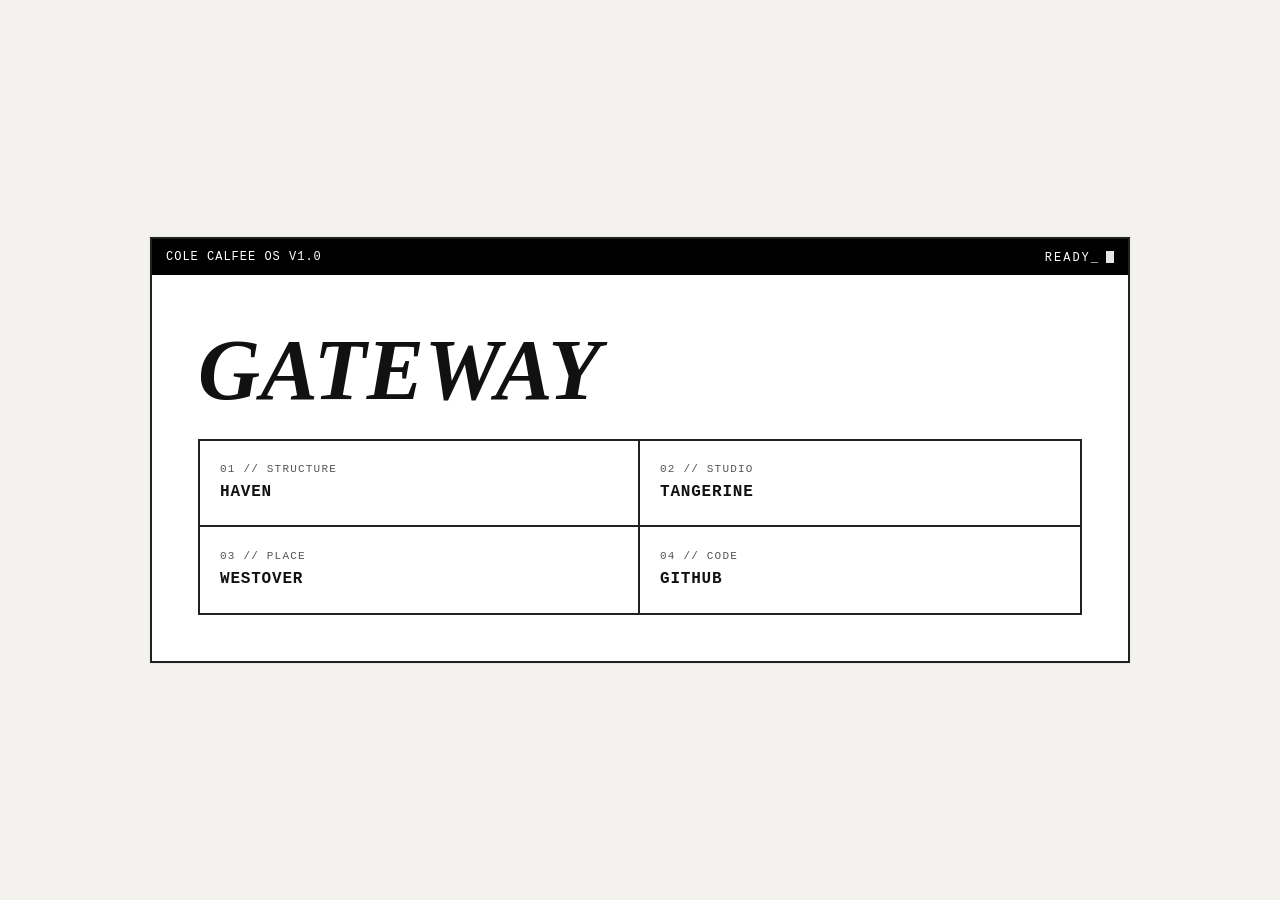
<file: index.html>
<!doctype html>
<html lang="en">
<head>
  <meta charset="utf-8" />
  <meta name="viewport" content="width=device-width, initial-scale=1" />
  <title>COLE CALFEE — GATEWAY</title>
  <style>
    :root{
      --bg:#f4f2ee;
      --ink:#111;
      --muted:#555;
      --line:#222;
      --bar:#000;
      --paper:#fff;
    }

    *{ box-sizing:border-box; }
    html,body{ height:100%; }
    body{
      margin:0;
      background:var(--bg);
      color:var(--ink);
      font-family: ui-monospace, SFMono-Regular, Menlo, Monaco, Consolas, "Liberation Mono", "Courier New", monospace;
      letter-spacing: .2px;
    }

    .wrap{
      min-height:100%;
      display:grid;
      place-items:center;
      padding: clamp(18px, 4vw, 44px);
    }

    .panel{
      width: min(980px, 100%);
      background: var(--paper);
      border: 2px solid var(--line);
      box-shadow: 0 0 0 1px rgba(0,0,0,.04);
    }

    .topbar{
      height: 36px;
      background: var(--bar);
      color:#fff;
      display:flex;
      align-items:center;
      justify-content:space-between;
      padding: 0 14px;
      font-size: 12px;
      text-transform: uppercase;
      letter-spacing: 1px;
    }

    .topbar .right{
      letter-spacing: 2px;
    }

    .content{
      padding: clamp(22px, 4vw, 46px);
    }

    .gateway{
      margin: 6px 0 26px 0;
      font-family: Georgia, "Times New Roman", Times, serif;
      font-style: italic;
      font-weight: 600;
      font-size: clamp(44px, 7vw, 86px);
      letter-spacing: .5px;
      line-height: 1;
    }

    .gridbox{
      border: 2px solid var(--line);
      display:grid;
      grid-template-columns: 1fr 1fr;
    }

    .cell{
      padding: 18px 20px;
      min-height: 86px;
      display:flex;
      flex-direction:column;
      justify-content:center;
      gap: 8px;
      position:relative;
    }

    .cell:nth-child(1),
    .cell:nth-child(2){ border-bottom: 2px solid var(--line); }
    .cell:nth-child(1),
    .cell:nth-child(3){ border-right: 2px solid var(--line); }

    .meta{
      font-size: 11px;
      color: var(--muted);
      text-transform: uppercase;
      letter-spacing: 1.2px;
    }

    .link{
      display:inline-flex;
      align-items:baseline;
      gap: 10px;
      text-decoration:none;
      color: var(--ink);
      font-weight: 700;
      letter-spacing: .8px;
      text-transform: uppercase;
      font-size: 16px;
      width: fit-content;
      border-bottom: 1px solid transparent;
      padding-bottom: 2px;
    }

    .link:focus-visible{
      outline: 2px solid #000;
      outline-offset: 4px;
    }

    /* Hover/active: invert the tile slightly, underline the label */
    .cell:hover{
      background:#f1efe9;
    }
    .cell:hover .link{
      border-bottom-color: var(--ink);
    }

    /* Make entire cell clickable */
    .cell > a.hit{
      position:absolute;
      inset:0;
      border:0;
      text-decoration:none;
      color:inherit;
    }
    .cell > a.hit:focus-visible{
      outline: 2px solid #000;
      outline-offset: -2px;
    }

    /* Responsive: stack into one column on small screens */
    @media (max-width: 640px){
      .gridbox{
        grid-template-columns: 1fr;
      }
      .cell:nth-child(1),
      .cell:nth-child(2),
      .cell:nth-child(3){
        border-right: none;
      }
      .cell:nth-child(1),
      .cell:nth-child(2),
      .cell:nth-child(3){
        border-bottom: 2px solid var(--line);
      }
      .cell:nth-child(4){
        border-bottom: none;
      }
    }

    /* Optional subtle “terminal” cursor vibe on READY_ */
    .cursor{
      display:inline-block;
      width: 8px;
      height: 12px;
      background:#fff;
      margin-left:6px;
      transform: translateY(2px);
      animation: blink 1s steps(1,end) infinite;
      opacity:.9;
    }
    @keyframes blink{ 50%{ opacity:0; } }
  </style>
</head>

<body>
  <main class="wrap">
    <section class="panel" aria-label="Cole Calfee Gateway">
      <div class="topbar">
        <div>COLE CALFEE OS v1.0</div>
        <div class="right">READY_<span class="cursor" aria-hidden="true"></span></div>
      </div>

      <div class="content">
        <h1 class="gateway">GATEWAY</h1>

        <div class="gridbox" role="navigation" aria-label="Primary links">
          <!-- 01 -->
          <div class="cell">
            <a class="hit" href="/haven" aria-label="Go to Haven"></a>
            <div class="meta">01 // STRUCTURE</div>
            <a class="link" href="/haven">HAVEN</a>
          </div>

          <!-- 02 -->
          <div class="cell">
            <a class="hit" href="/tangerine" aria-label="Go to Tangerine"></a>
            <div class="meta">02 // STUDIO</div>
            <a class="link" href="/tangerine">TANGERINE</a>
          </div>

          <!-- 03 -->
          <div class="cell">
            <a class="hit" href="/westover" aria-label="Go to Westover"></a>
            <div class="meta">03 // PLACE</div>
            <a class="link" href="/westover">WESTOVER</a>
          </div>

          <!-- 04 -->
          <div class="cell">
            <a class="hit" href="https://github.com/" target="_blank" rel="noreferrer" aria-label="Go to GitHub"></a>
            <div class="meta">04 // CODE</div>
            <a class="link" href="https://github.com/" target="_blank" rel="noreferrer">GITHUB</a>
          </div>
        </div>
      </div>
    </section>
  </main>

  <!--
    NOTES:
    - Update these hrefs to your real destinations:
      /haven, /tangerine, /westover, and your GitHub profile URL.
  -->
</body>
</html>
</file>
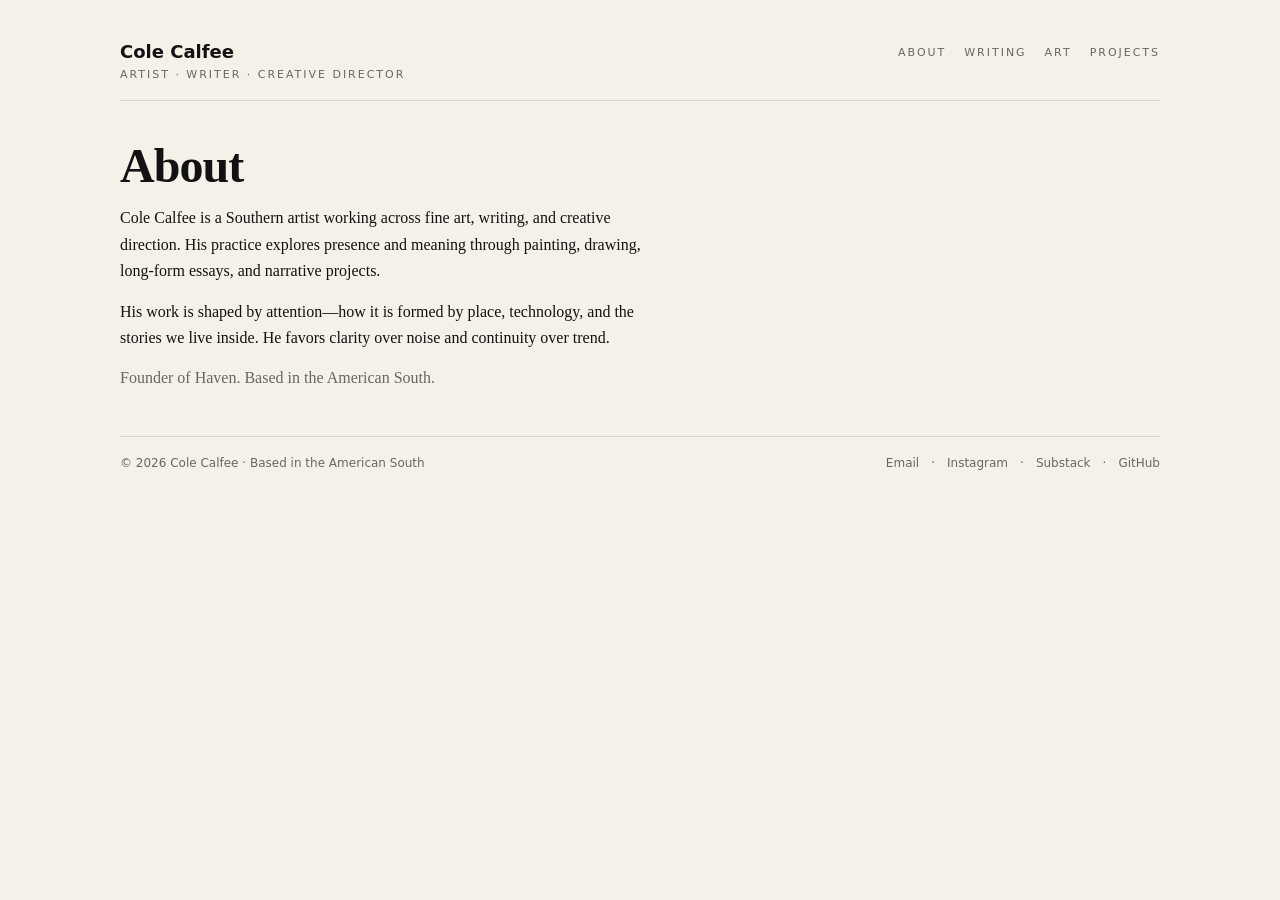
<file: about/index.html>
<!doctype html>
<html lang="en">
<head>
  <meta charset="utf-8" />
  <meta name="viewport" content="width=device-width,initial-scale=1" />
  <title>About — Cole Calfee</title>
  <meta name="description" content="About Cole Calfee." />
  <meta name="robots" content="index,follow" />
  <meta name="theme-color" content="#f6f1e8" />

  <style>
    :root{
      --bg:#f6f1e8; --ink:#121212; --muted:rgba(18,18,18,.62); --hair:rgba(18,18,18,.12);
      --max:66ch;
    }
    *{box-sizing:border-box}
    body{
      margin:0; background:var(--bg); color:var(--ink);
      font:16px/1.65 ui-serif, Georgia, "Times New Roman", Times, serif;
      -webkit-font-smoothing:antialiased; text-rendering:optimizeLegibility;
    }
    a{color:inherit;text-decoration:none}
    a:hover{opacity:.82}
    .wrap{min-height:100%;display:flex;justify-content:center;padding:42px 20px 64px}
    main{width:min(1040px,100%)}

    .top{
      display:flex;align-items:flex-start;justify-content:space-between;gap:20px;
      padding-bottom:18px;border-bottom:1px solid var(--hair);
    }
    .brand{display:flex;flex-direction:column;gap:6px}
    .name{font:600 18px/1.1 ui-sans-serif,system-ui,-apple-system,Segoe UI,Roboto,Helvetica,Arial}
    .role{
      font:500 11px/1.3 ui-sans-serif,system-ui,-apple-system,Segoe UI,Roboto,Helvetica,Arial;
      letter-spacing:.18em;text-transform:uppercase;color:var(--muted);
    }
    .nav{
      display:flex;gap:18px;flex-wrap:wrap;
      font:500 11px/1.3 ui-sans-serif,system-ui,-apple-system,Segoe UI,Roboto,Helvetica,Arial;
      letter-spacing:.18em;text-transform:uppercase;color:var(--muted);padding-top:4px;
    }

    h1{
      margin:40px 0 14px;
      font:650 48px/1.05 ui-serif, Georgia, "Times New Roman", Times, serif;
      letter-spacing:-.02em;
    }
    p{max-width:var(--max);margin:0 0 14px}
    .muted{color:var(--muted)}

    .foot{
      margin-top:44px;padding-top:18px;border-top:1px solid var(--hair);
      display:flex;justify-content:space-between;gap:18px;flex-wrap:wrap;
      color:var(--muted);
      font:500 12px/1.4 ui-sans-serif,system-ui,-apple-system,Segoe UI,Roboto,Helvetica,Arial;
    }
    .foot-links{display:flex;gap:12px;flex-wrap:wrap}
  </style>
</head>

<body>
  <div class="wrap">
    <main>
      <header class="top">
        <div class="brand">
          <div class="name"><a href="/">Cole Calfee</a></div>
          <div class="role">Artist · Writer · Creative Director</div>
        </div>
        <nav class="nav" aria-label="Primary">
          <a href="/about/">About</a>
          <a href="/writing/">Writing</a>
          <a href="/art/">Art</a>
          <a href="/projects/">Projects</a>
        </nav>
      </header>

      <h1>About</h1>

      <p>
        Cole Calfee is a Southern artist working across fine art, writing, and creative direction.
        His practice explores presence and meaning through painting, drawing, long-form essays,
        and narrative projects.
      </p>

      <p>
        His work is shaped by attention—how it is formed by place, technology, and the stories we
        live inside. He favors clarity over noise and continuity over trend.
      </p>

      <p class="muted">
        Founder of Haven. Based in the American South.
      </p>

      <footer class="foot">
        <div>© <span id="y"></span> Cole Calfee · Based in the American South</div>
        <div class="foot-links">
          <a href="mailto:hello@coldcoffee.com">Email</a>
          <span>·</span>
          <a href="https://instagram.com/colecalfee" target="_blank" rel="noreferrer">Instagram</a>
          <span>·</span>
          <a href="https://substack.com/@colecalfee" target="_blank" rel="noreferrer">Substack</a>
          <span>·</span>
          <a href="https://github.com/colecalfee" target="_blank" rel="noreferrer">GitHub</a>
        </div>
      </footer>
    </main>
  </div>

  <script>
    document.getElementById("y").textContent = new Date().getFullYear();
  </script>
</body>
</html>
</file>
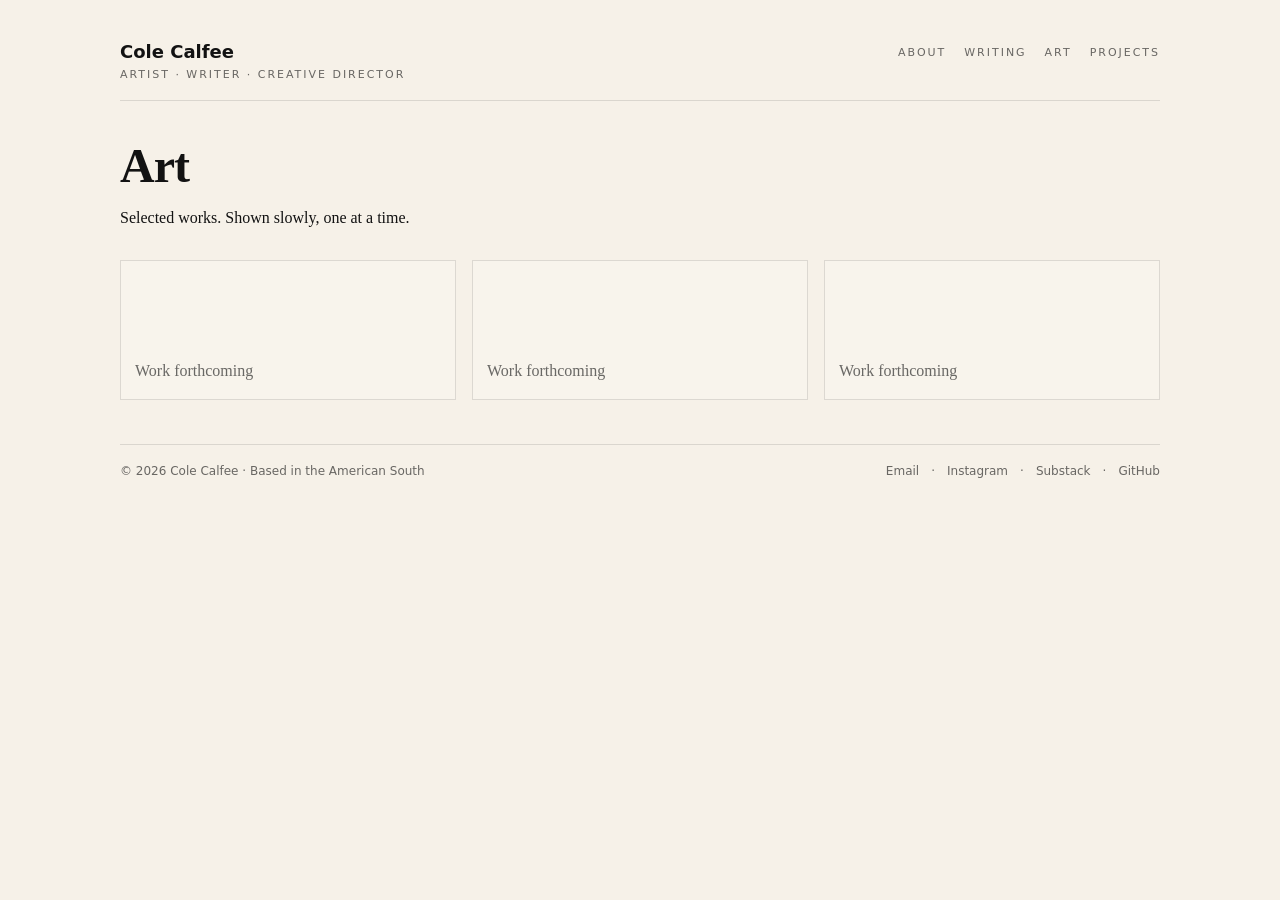
<file: art/index.html>
<!doctype html>
<html lang="en">
<head>
  <meta charset="utf-8" />
  <meta name="viewport" content="width=device-width,initial-scale=1" />
  <title>Art — Cole Calfee</title>
  <meta name="description" content="Art by Cole Calfee." />
  <meta name="robots" content="index,follow" />
  <meta name="theme-color" content="#f6f1e8" />

  <style>
    :root{
      --bg:#f6f1e8; --ink:#121212; --muted:rgba(18,18,18,.62); --hair:rgba(18,18,18,.12);
      --max:66ch;
    }
    *{box-sizing:border-box}
    body{
      margin:0; background:var(--bg); color:var(--ink);
      font:16px/1.65 ui-serif, Georgia, "Times New Roman", Times, serif;
      -webkit-font-smoothing:antialiased; text-rendering:optimizeLegibility;
    }
    a{color:inherit;text-decoration:none}
    a:hover{opacity:.82}
    .wrap{min-height:100%;display:flex;justify-content:center;padding:42px 20px 64px}
    main{width:min(1040px,100%)}

    .top{
      display:flex;align-items:flex-start;justify-content:space-between;gap:20px;
      padding-bottom:18px;border-bottom:1px solid var(--hair);
    }
    .brand{display:flex;flex-direction:column;gap:6px}
    .name{font:600 18px/1.1 ui-sans-serif,system-ui,-apple-system,Segoe UI,Roboto,Helvetica,Arial}
    .role{
      font:500 11px/1.3 ui-sans-serif,system-ui,-apple-system,Segoe UI,Roboto,Helvetica,Arial;
      letter-spacing:.18em;text-transform:uppercase;color:var(--muted);
    }
    .nav{
      display:flex;gap:18px;flex-wrap:wrap;
      font:500 11px/1.3 ui-sans-serif,system-ui,-apple-system,Segoe UI,Roboto,Helvetica,Arial;
      letter-spacing:.18em;text-transform:uppercase;color:var(--muted);padding-top:4px;
    }

    h1{
      margin:40px 0 14px;
      font:650 48px/1.05 ui-serif, Georgia, "Times New Roman", Times, serif;
      letter-spacing:-.02em;
    }
    p{max-width:var(--max);margin:0 0 14px}
    .muted{color:var(--muted)}

    .grid{
      margin-top:28px;
      display:grid;
      grid-template-columns:repeat(auto-fit,minmax(240px,1fr));
      gap:16px;
    }
    .tile{
      border:1px solid var(--hair);
      padding:14px;
      min-height:140px;
      display:flex;
      align-items:flex-end;
      color:var(--muted);
      background:rgba(255,255,255,.18);
    }

    .foot{
      margin-top:44px;padding-top:18px;border-top:1px solid var(--hair);
      display:flex;justify-content:space-between;gap:18px;flex-wrap:wrap;
      color:var(--muted);
      font:500 12px/1.4 ui-sans-serif,system-ui,-apple-system,Segoe UI,Roboto,Helvetica,Arial;
    }
    .foot-links{display:flex;gap:12px;flex-wrap:wrap}
  </style>
</head>

<body>
  <div class="wrap">
    <main>
      <header class="top">
        <div class="brand">
          <div class="name"><a href="/">Cole Calfee</a></div>
          <div class="role">Artist · Writer · Creative Director</div>
        </div>
        <nav class="nav" aria-label="Primary">
          <a href="/about/">About</a>
          <a href="/writing/">Writing</a>
          <a href="/art/">Art</a>
          <a href="/projects/">Projects</a>
        </nav>
      </header>

      <h1>Art</h1>

      <p>
        Selected works. Shown slowly, one at a time.
      </p>

      <div class="grid">
        <div class="tile">Work forthcoming</div>
        <div class="tile">Work forthcoming</div>
        <div class="tile">Work forthcoming</div>
      </div>

      <footer class="foot">
        <div>© <span id="y"></span> Cole Calfee · Based in the American South</div>
        <div class="foot-links">
          <a href="mailto:hello@coldcoffee.com">Email</a>
          <span>·</span>
          <a href="https://instagram.com/colecalfee" target="_blank" rel="noreferrer">Instagram</a>
          <span>·</span>
          <a href="https://substack.com/@colecalfee" target="_blank" rel="noreferrer">Substack</a>
          <span>·</span>
          <a href="https://github.com/colecalfee" target="_blank" rel="noreferrer">GitHub</a>
        </div>
      </footer>
    </main>
  </div>

  <script>
    document.getElementById("y").textContent = new Date().getFullYear();
  </script>
</body>
</html>
</file>
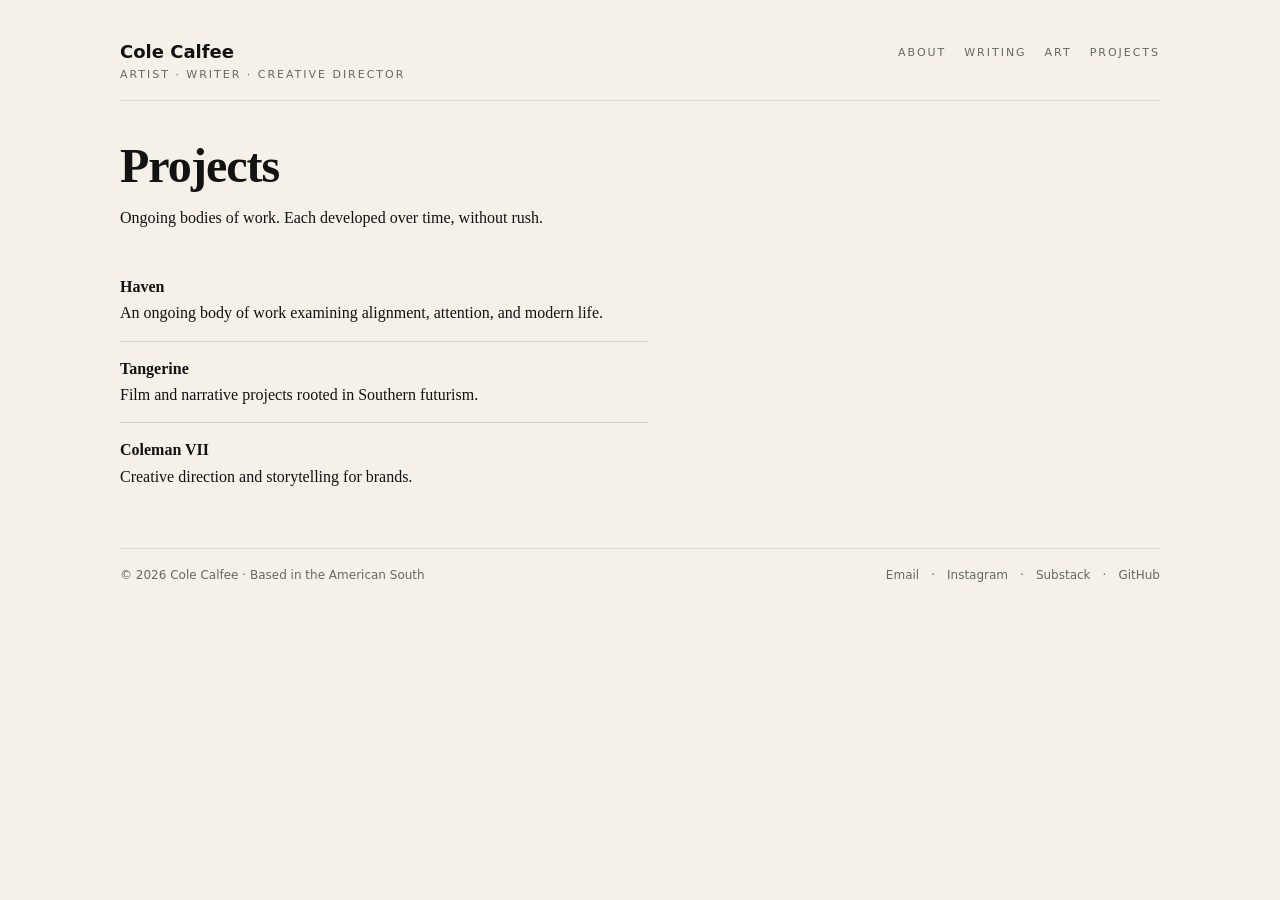
<file: projects/index.html>
<!doctype html>
<html lang="en">
<head>
  <meta charset="utf-8" />
  <meta name="viewport" content="width=device-width,initial-scale=1" />
  <title>Projects — Cole Calfee</title>
  <meta name="description" content="Projects by Cole Calfee." />
  <meta name="robots" content="index,follow" />
  <meta name="theme-color" content="#f6f1e8" />

  <style>
    :root{
      --bg:#f6f1e8; --ink:#121212; --muted:rgba(18,18,18,.62); --hair:rgba(18,18,18,.12);
      --max:66ch;
    }
    *{box-sizing:border-box}
    body{
      margin:0; background:var(--bg); color:var(--ink);
      font:16px/1.65 ui-serif, Georgia, "Times New Roman", Times, serif;
      -webkit-font-smoothing:antialiased; text-rendering:optimizeLegibility;
    }
    a{color:inherit;text-decoration:none}
    a:hover{opacity:.82}
    .wrap{min-height:100%;display:flex;justify-content:center;padding:42px 20px 64px}
    main{width:min(1040px,100%)}

    .top{
      display:flex;align-items:flex-start;justify-content:space-between;gap:20px;
      padding-bottom:18px;border-bottom:1px solid var(--hair);
    }
    .brand{display:flex;flex-direction:column;gap:6px}
    .name{font:600 18px/1.1 ui-sans-serif,system-ui,-apple-system,Segoe UI,Roboto,Helvetica,Arial}
    .role{
      font:500 11px/1.3 ui-sans-serif,system-ui,-apple-system,Segoe UI,Roboto,Helvetica,Arial;
      letter-spacing:.18em;text-transform:uppercase;color:var(--muted);
    }
    .nav{
      display:flex;gap:18px;flex-wrap:wrap;
      font:500 11px/1.3 ui-sans-serif,system-ui,-apple-system,Segoe UI,Roboto,Helvetica,Arial;
      letter-spacing:.18em;text-transform:uppercase;color:var(--muted);padding-top:4px;
    }

    h1{
      margin:40px 0 14px;
      font:650 48px/1.05 ui-serif, Georgia, "Times New Roman", Times, serif;
      letter-spacing:-.02em;
    }
    p{max-width:var(--max);margin:0 0 14px}
    .muted{color:var(--muted)}

    .list{
      margin-top:28px;
      max-width:var(--max);
    }
    .item{
      padding:14px 0;
      border-bottom:1px solid var(--hair);
    }
    .item:last-child{border-bottom:0}
    .item strong{display:block;font-weight:600}

    .foot{
      margin-top:44px;padding-top:18px;border-top:1px solid var(--hair);
      display:flex;justify-content:space-between;gap:18px;flex-wrap:wrap;
      color:var(--muted);
      font:500 12px/1.4 ui-sans-serif,system-ui,-apple-system,Segoe UI,Roboto,Helvetica,Arial;
    }
    .foot-links{display:flex;gap:12px;flex-wrap:wrap}
  </style>
</head>

<body>
  <div class="wrap">
    <main>
      <header class="top">
        <div class="brand">
          <div class="name"><a href="/">Cole Calfee</a></div>
          <div class="role">Artist · Writer · Creative Director</div>
        </div>
        <nav class="nav" aria-label="Primary">
          <a href="/about/">About</a>
          <a href="/writing/">Writing</a>
          <a href="/art/">Art</a>
          <a href="/projects/">Projects</a>
        </nav>
      </header>

      <h1>Projects</h1>

      <p>
        Ongoing bodies of work. Each developed over time, without rush.
      </p>

      <div class="list">
        <div class="item">
          <strong>Haven</strong>
          An ongoing body of work examining alignment, attention, and modern life.
        </div>
        <div class="item">
          <strong>Tangerine</strong>
          Film and narrative projects rooted in Southern futurism.
        </div>
        <div class="item">
          <strong>Coleman VII</strong>
          Creative direction and storytelling for brands.
        </div>
      </div>

      <footer class="foot">
        <div>© <span id="y"></span> Cole Calfee · Based in the American South</div>
        <div class="foot-links">
          <a href="mailto:hello@coldcoffee.com">Email</a>
          <span>·</span>
          <a href="https://instagram.com/colecalfee" target="_blank" rel="noreferrer">Instagram</a>
          <span>·</span>
          <a href="https://substack.com/@colecalfee" target="_blank" rel="noreferrer">Substack</a>
          <span>·</span>
          <a href="https://github.com/colecalfee" target="_blank" rel="noreferrer">GitHub</a>
        </div>
      </footer>
    </main>
  </div>

  <script>
    document.getElementById("y").textContent = new Date().getFullYear();
  </script>
</body>
</html>
</file>
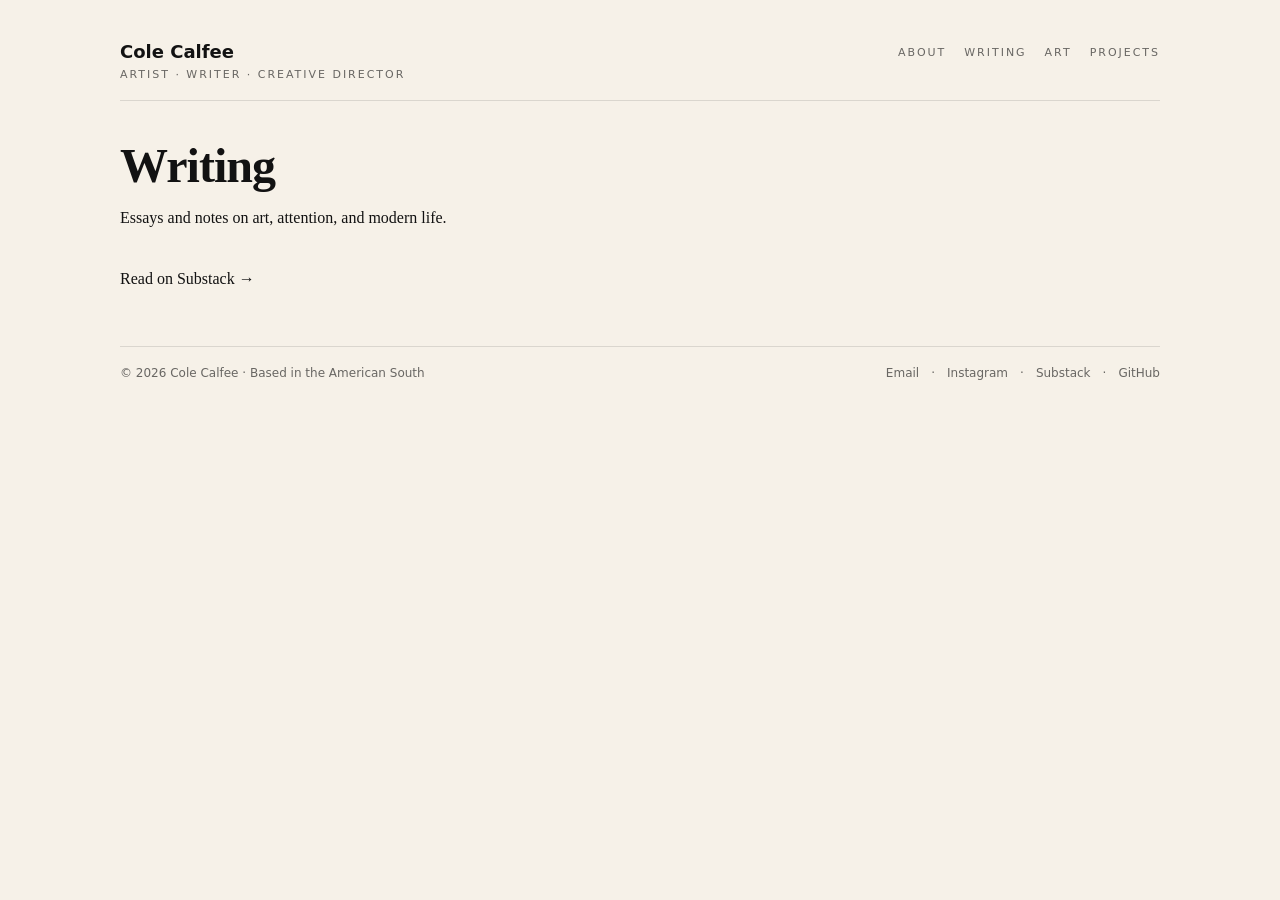
<file: writing/index.html>
<!doctype html>
<html lang="en">
<head>
  <meta charset="utf-8" />
  <meta name="viewport" content="width=device-width,initial-scale=1" />
  <title>Writing — Cole Calfee</title>
  <meta name="description" content="Writing by Cole Calfee." />
  <meta name="robots" content="index,follow" />
  <meta name="theme-color" content="#f6f1e8" />

  <style>
    :root{
      --bg:#f6f1e8; --ink:#121212; --muted:rgba(18,18,18,.62); --hair:rgba(18,18,18,.12);
      --max:66ch;
    }
    *{box-sizing:border-box}
    body{
      margin:0; background:var(--bg); color:var(--ink);
      font:16px/1.65 ui-serif, Georgia, "Times New Roman", Times, serif;
      -webkit-font-smoothing:antialiased; text-rendering:optimizeLegibility;
    }
    a{color:inherit;text-decoration:none}
    a:hover{opacity:.82}
    .wrap{min-height:100%;display:flex;justify-content:center;padding:42px 20px 64px}
    main{width:min(1040px,100%)}

    .top{
      display:flex;align-items:flex-start;justify-content:space-between;gap:20px;
      padding-bottom:18px;border-bottom:1px solid var(--hair);
    }
    .brand{display:flex;flex-direction:column;gap:6px}
    .name{font:600 18px/1.1 ui-sans-serif,system-ui,-apple-system,Segoe UI,Roboto,Helvetica,Arial}
    .role{
      font:500 11px/1.3 ui-sans-serif,system-ui,-apple-system,Segoe UI,Roboto,Helvetica,Arial;
      letter-spacing:.18em;text-transform:uppercase;color:var(--muted);
    }
    .nav{
      display:flex;gap:18px;flex-wrap:wrap;
      font:500 11px/1.3 ui-sans-serif,system-ui,-apple-system,Segoe UI,Roboto,Helvetica,Arial;
      letter-spacing:.18em;text-transform:uppercase;color:var(--muted);padding-top:4px;
    }

    h1{
      margin:40px 0 14px;
      font:650 48px/1.05 ui-serif, Georgia, "Times New Roman", Times, serif;
      letter-spacing:-.02em;
    }
    p{max-width:var(--max);margin:0 0 14px}
    .muted{color:var(--muted)}

    .list{margin-top:24px;max-width:var(--max)}
    .list a{display:block;padding:10px 0;border-bottom:1px solid var(--hair)}
    .list a:last-child{border-bottom:0}

    .foot{
      margin-top:44px;padding-top:18px;border-top:1px solid var(--hair);
      display:flex;justify-content:space-between;gap:18px;flex-wrap:wrap;
      color:var(--muted);
      font:500 12px/1.4 ui-sans-serif,system-ui,-apple-system,Segoe UI,Roboto,Helvetica,Arial;
    }
    .foot-links{display:flex;gap:12px;flex-wrap:wrap}
  </style>
</head>

<body>
  <div class="wrap">
    <main>
      <header class="top">
        <div class="brand">
          <div class="name"><a href="/">Cole Calfee</a></div>
          <div class="role">Artist · Writer · Creative Director</div>
        </div>
        <nav class="nav" aria-label="Primary">
          <a href="/about/">About</a>
          <a href="/writing/">Writing</a>
          <a href="/art/">Art</a>
          <a href="/projects/">Projects</a>
        </nav>
      </header>

      <h1>Writing</h1>

      <p>
        Essays and notes on art, attention, and modern life.
      </p>

      <div class="list">
        <a href="https://substack.com/@colecalfee" target="_blank" rel="noreferrer">
          Read on Substack →
        </a>
      </div>

      <footer class="foot">
        <div>© <span id="y"></span> Cole Calfee · Based in the American South</div>
        <div class="foot-links">
          <a href="mailto:hello@coldcoffee.com">Email</a>
          <span>·</span>
          <a href="https://instagram.com/colecalfee" target="_blank" rel="noreferrer">Instagram</a>
          <span>·</span>
          <a href="https://substack.com/@colecalfee" target="_blank" rel="noreferrer">Substack</a>
          <span>·</span>
          <a href="https://github.com/colecalfee" target="_blank" rel="noreferrer">GitHub</a>
        </div>
      </footer>
    </main>
  </div>

  <script>
    document.getElementById("y").textContent = new Date().getFullYear();
  </script>
</body>
</html>
</file>
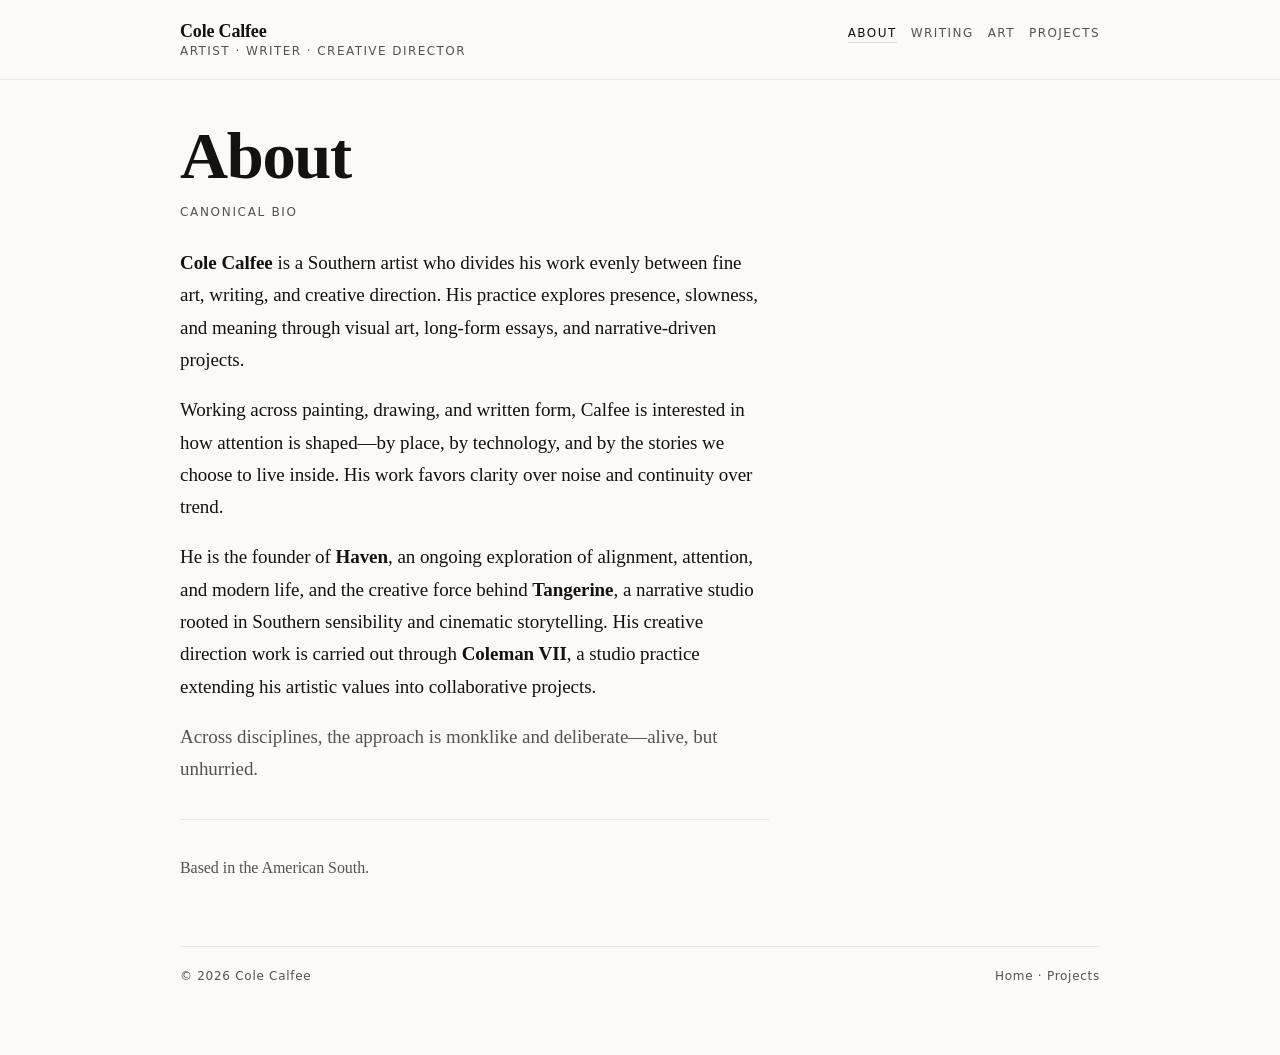
<file: about.html>
<!doctype html>
<html lang="en">
<head>
  <meta charset="utf-8" />
  <meta name="viewport" content="width=device-width, initial-scale=1" />
  <title>About — Cole Calfee</title>
  <meta name="description" content="Cole Calfee is a Southern artist who divides his work evenly between fine art, writing, and creative direction." />
  <link rel="stylesheet" href="assets/css/site.css" />
</head>
<body>
  <header class="top">
    <div class="wrap">
      <div class="brand">
        <div class="name"><a href="index.html" style="border-bottom:0;">Cole Calfee</a></div>
        <div class="role">Artist · Writer · Creative Director</div>
      </div>
      <nav class="nav" aria-label="Primary">
        <a href="about.html" aria-current="page">About</a>
        <a href="writing.html">Writing</a>
        <a href="art.html">Art</a>
        <a href="projects.html">Projects</a>
      </nav>
    </div>
  </header>

  <main class="wrap main">
    <h1 class="h1">About</h1>
    <p class="kicker">Canonical bio</p>

    <div class="prose">
      <p><strong>Cole Calfee</strong> is a Southern artist who divides his work evenly between fine art, writing, and creative direction. His practice explores presence, slowness, and meaning through visual art, long-form essays, and narrative-driven projects.</p>

      <p>Working across painting, drawing, and written form, Calfee is interested in how attention is shaped—by place, by technology, and by the stories we choose to live inside. His work favors clarity over noise and continuity over trend.</p>

      <p>He is the founder of <strong>Haven</strong>, an ongoing exploration of alignment, attention, and modern life, and the creative force behind <strong>Tangerine</strong>, a narrative studio rooted in Southern sensibility and cinematic storytelling. His creative direction work is carried out through <strong>Coleman VII</strong>, a studio practice extending his artistic values into collaborative projects.</p>

      <p class="quiet">Across disciplines, the approach is monklike and deliberate—alive, but unhurried.</p>

      <div class="hr"></div>
      <p class="small">Based in the American South.</p>
    </div>

    <footer class="footer">
      <div class="left">
        <span>© <span id="y"></span> Cole Calfee</span>
      </div>
      <div class="right">
        <a href="index.html">Home</a> · <a href="projects.html">Projects</a>
      </div>
    </footer>
  </main>

  <script>
    document.getElementById('y').textContent = new Date().getFullYear();
  </script>
</body>
</html>
</file>
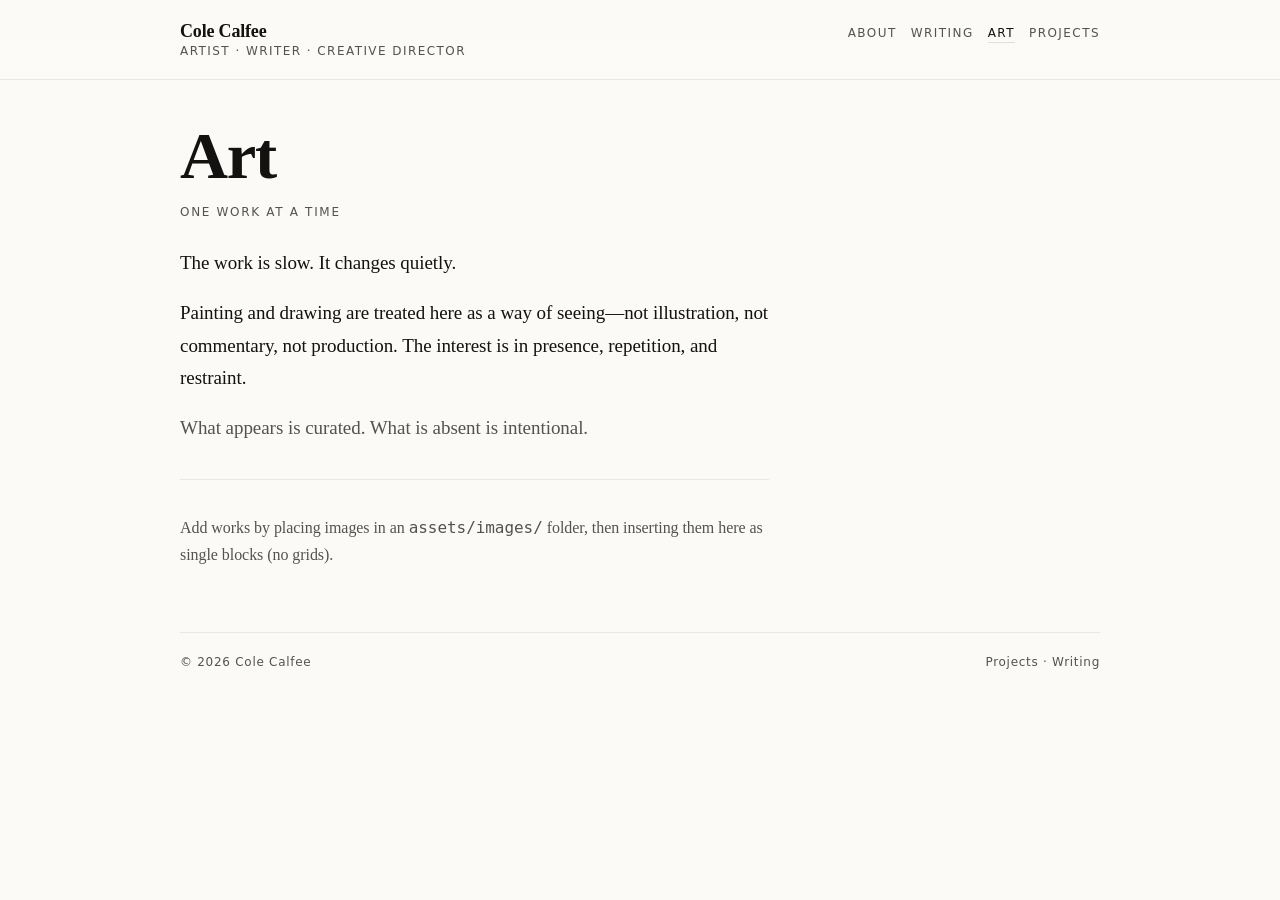
<file: art.html>
<!doctype html>
<html lang="en">
<head>
  <meta charset="utf-8" />
  <meta name="viewport" content="width=device-width, initial-scale=1" />
  <title>Art — Cole Calfee</title>
  <meta name="description" content="A curated selection of paintings and drawings. One work at a time." />
  <link rel="stylesheet" href="assets/css/site.css" />
</head>
<body>
  <header class="top">
    <div class="wrap">
      <div class="brand">
        <div class="name"><a href="index.html" style="border-bottom:0;">Cole Calfee</a></div>
        <div class="role">Artist · Writer · Creative Director</div>
      </div>
      <nav class="nav" aria-label="Primary">
        <a href="about.html">About</a>
        <a href="writing.html">Writing</a>
        <a href="art.html" aria-current="page">Art</a>
        <a href="projects.html">Projects</a>
      </nav>
    </div>
  </header>

  <main class="wrap main">
    <h1 class="h1">Art</h1>
    <p class="kicker">One work at a time</p>

    <div class="prose">
      <p>The work is slow. It changes quietly.</p>
      <p>Painting and drawing are treated here as a way of seeing—not illustration, not commentary, not production. The interest is in presence, repetition, and restraint.</p>
      <p class="quiet">What appears is curated. What is absent is intentional.</p>

      <div class="hr"></div>
      <p class="small">Add works by placing images in an <code>assets/images/</code> folder, then inserting them here as single blocks (no grids).</p>
    </div>

    <!-- Example single-work block (copy/paste per piece)
    <div class="hr"></div>
    <figure style="margin:0; max-width: 74ch;">
      <img src="assets/images/work-01.jpg" alt="Title of work" style="width:100%; height:auto; border-radius: var(--r); border: 1px solid var(--hair);" />
      <figcaption class="prose" style="margin-top:12px;">
        <p class="small">Title, 2026 · Oil on canvas</p>
      </figcaption>
    </figure>
    -->

    <footer class="footer">
      <div class="left">
        <span>© <span id="y"></span> Cole Calfee</span>
      </div>
      <div class="right">
        <a href="projects.html">Projects</a> · <a href="writing.html">Writing</a>
      </div>
    </footer>
  </main>

  <script>
    document.getElementById('y').textContent = new Date().getFullYear();
  </script>
</body>
</html>
</file>
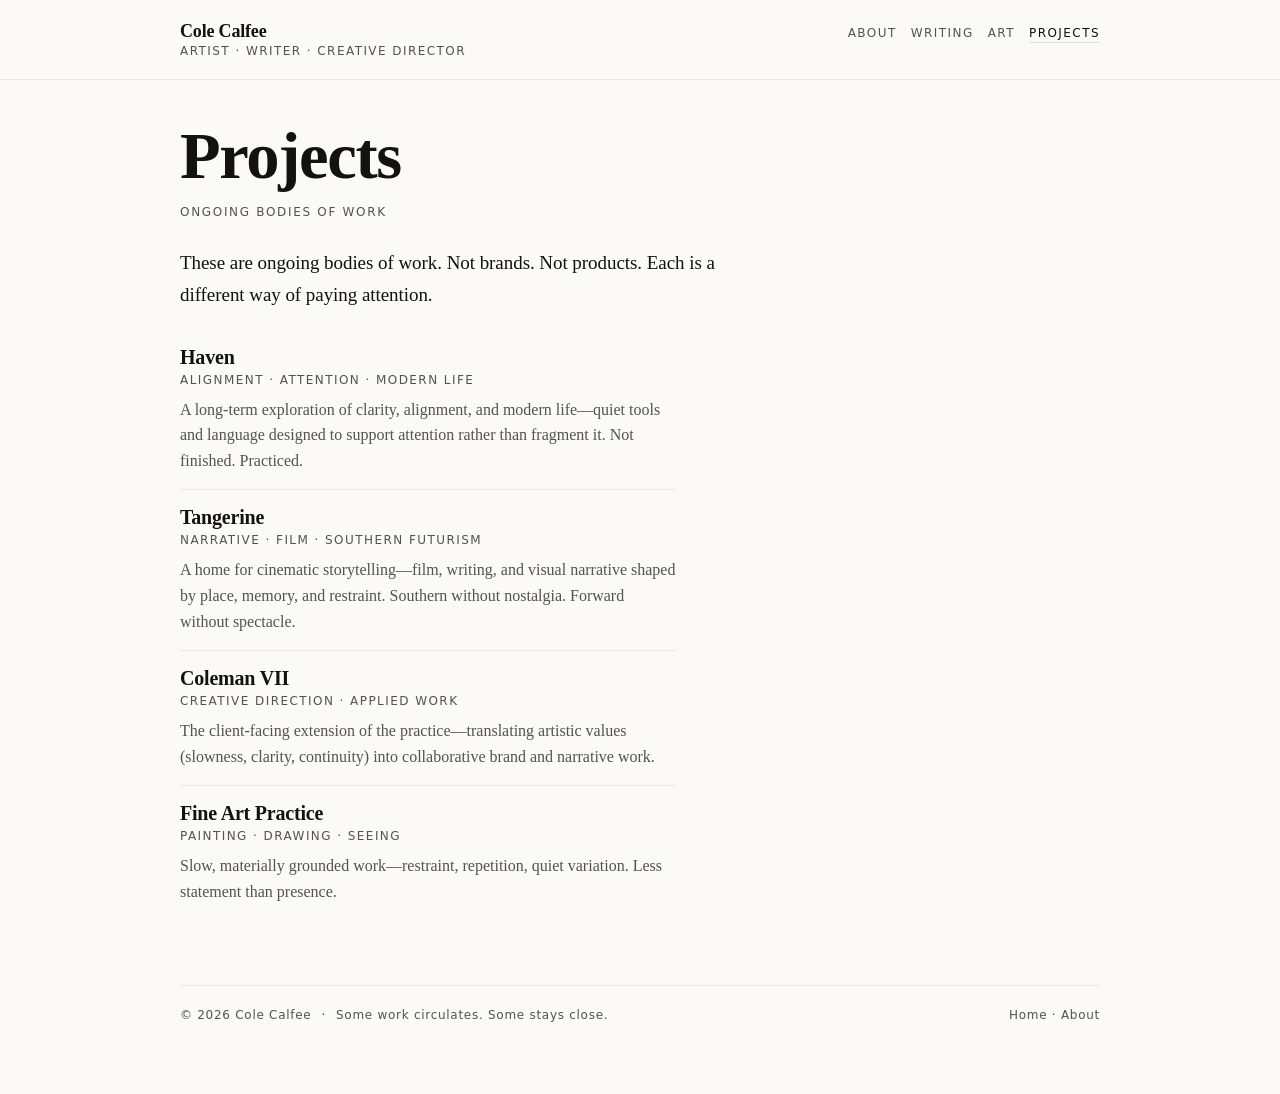
<file: projects.html>
<!doctype html>
<html lang="en">
<head>
  <meta charset="utf-8" />
  <meta name="viewport" content="width=device-width, initial-scale=1" />
  <title>Projects — Cole Calfee</title>
  <meta name="description" content="Ongoing bodies of work: Haven, Tangerine, Coleman VII, and fine art practice." />
  <link rel="stylesheet" href="assets/css/site.css" />
</head>
<body>
  <header class="top">
    <div class="wrap">
      <div class="brand">
        <div class="name"><a href="index.html" style="border-bottom:0;">Cole Calfee</a></div>
        <div class="role">Artist · Writer · Creative Director</div>
      </div>
      <nav class="nav" aria-label="Primary">
        <a href="about.html">About</a>
        <a href="writing.html">Writing</a>
        <a href="art.html">Art</a>
        <a href="projects.html" aria-current="page">Projects</a>
      </nav>
    </div>
  </header>

  <main class="wrap main">
    <h1 class="h1">Projects</h1>
    <p class="kicker">Ongoing bodies of work</p>

    <div class="prose">
      <p>These are ongoing bodies of work. Not brands. Not products. Each is a different way of paying attention.</p>
    </div>

    <section class="list" aria-label="Project list">
      <article class="item">
        <h2 class="title">Haven</h2>
        <p class="meta">Alignment · Attention · Modern life</p>
        <p class="note">A long-term exploration of clarity, alignment, and modern life—quiet tools and language designed to support attention rather than fragment it. Not finished. Practiced.</p>
      </article>

      <article class="item">
        <h2 class="title">Tangerine</h2>
        <p class="meta">Narrative · Film · Southern futurism</p>
        <p class="note">A home for cinematic storytelling—film, writing, and visual narrative shaped by place, memory, and restraint. Southern without nostalgia. Forward without spectacle.</p>
      </article>

      <article class="item">
        <h2 class="title">Coleman VII</h2>
        <p class="meta">Creative direction · Applied work</p>
        <p class="note">The client-facing extension of the practice—translating artistic values (slowness, clarity, continuity) into collaborative brand and narrative work.</p>
      </article>

      <article class="item">
        <h2 class="title">Fine Art Practice</h2>
        <p class="meta">Painting · Drawing · Seeing</p>
        <p class="note">Slow, materially grounded work—restraint, repetition, quiet variation. Less statement than presence.</p>
      </article>
    </section>

    <footer class="footer">
      <div class="left">
        <span>© <span id="y"></span> Cole Calfee</span>
        <span>·</span>
        <span>Some work circulates. Some stays close.</span>
      </div>
      <div class="right">
        <a href="index.html">Home</a> · <a href="about.html">About</a>
      </div>
    </footer>
  </main>

  <script>
    document.getElementById('y').textContent = new Date().getFullYear();
  </script>
</body>
</html>
</file>
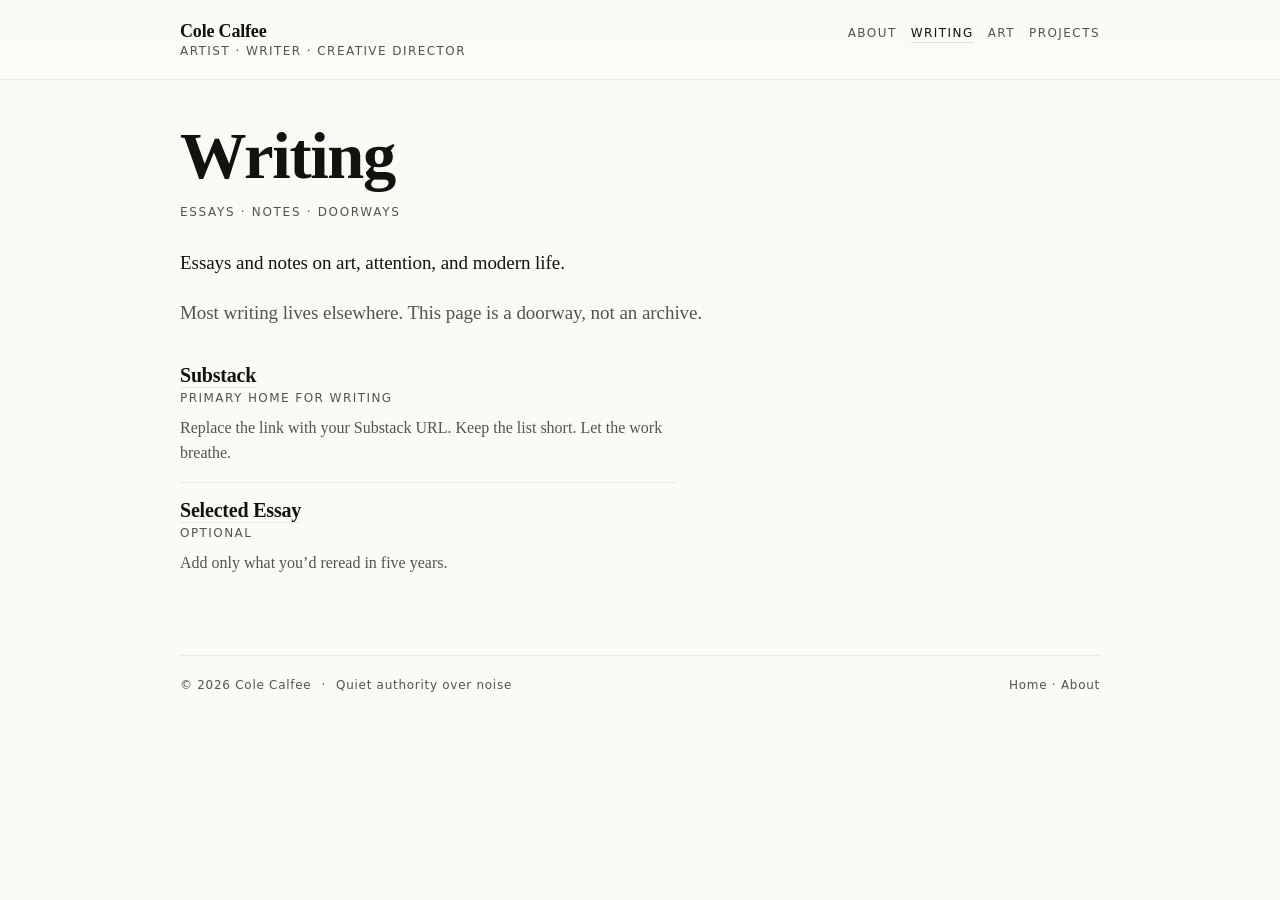
<file: writing.html>
<!doctype html>
<html lang="en">
<head>
  <meta charset="utf-8" />
  <meta name="viewport" content="width=device-width, initial-scale=1" />
  <title>Writing — Cole Calfee</title>
  <meta name="description" content="Essays and notes on art, attention, and modern life." />
  <link rel="stylesheet" href="assets/css/site.css" />
</head>
<body>
  <header class="top">
    <div class="wrap">
      <div class="brand">
        <div class="name"><a href="index.html" style="border-bottom:0;">Cole Calfee</a></div>
        <div class="role">Artist · Writer · Creative Director</div>
      </div>
      <nav class="nav" aria-label="Primary">
        <a href="about.html">About</a>
        <a href="writing.html" aria-current="page">Writing</a>
        <a href="art.html">Art</a>
        <a href="projects.html">Projects</a>
      </nav>
    </div>
  </header>

  <main class="wrap main">
    <h1 class="h1">Writing</h1>
    <p class="kicker">Essays · Notes · Doorways</p>

    <div class="prose">
      <p>Essays and notes on art, attention, and modern life.</p>
      <p class="quiet">Most writing lives elsewhere. This page is a doorway, not an archive.</p>
    </div>

    <section class="list" aria-label="Writing links">
      <article class="item">
        <h2 class="title"><a href="#" target="_blank" rel="noopener">Substack</a></h2>
        <p class="meta">Primary home for writing</p>
        <p class="note">Replace the link with your Substack URL. Keep the list short. Let the work breathe.</p>
      </article>

      <article class="item">
        <h2 class="title"><a href="#" target="_blank" rel="noopener">Selected Essay</a></h2>
        <p class="meta">Optional</p>
        <p class="note">Add only what you’d reread in five years.</p>
      </article>
    </section>

    <footer class="footer">
      <div class="left">
        <span>© <span id="y"></span> Cole Calfee</span>
        <span>·</span>
        <span>Quiet authority over noise</span>
      </div>
      <div class="right">
        <a href="index.html">Home</a> · <a href="about.html">About</a>
      </div>
    </footer>
  </main>

  <script>
    document.getElementById('y').textContent = new Date().getFullYear();
  </script>
</body>
</html>
</file>
<file: assets/css/site.css>
:root{
  --bg: #fbfaf7;
  --ink: #141210;
  --muted: rgba(20,18,16,.72);
  --faint: rgba(20,18,16,.12);
  --hair: rgba(20,18,16,.08);
  --max: 960px;

  --serif: ui-serif, "Iowan Old Style", "Palatino Linotype", Palatino, Garamond, Georgia, serif;
  --sans: ui-sans-serif, system-ui, -apple-system, Segoe UI, Inter, Helvetica, Arial, sans-serif;

  --r: 18px;
}

*{ box-sizing:border-box; }
html,body{ height:100%; }
body{
  margin:0;
  background:var(--bg);
  color:var(--ink);
  -webkit-font-smoothing:antialiased;
  -moz-osx-font-smoothing:grayscale;
}

::selection{ background: rgba(20,18,16,.10); }

a{
  color:inherit;
  text-decoration:none;
  border-bottom: 1px solid var(--hair);
  padding-bottom: .08em;
}
a:hover{ border-bottom-color: var(--faint); }
a:focus-visible{
  outline: 2px solid var(--faint);
  outline-offset: 4px;
  border-bottom-color: transparent;
}

.wrap{
  max-width: var(--max);
  margin: 0 auto;
  padding: 44px 20px 72px;
}

.top{
  position: sticky;
  top: 0;
  background: linear-gradient(to bottom, var(--bg), rgba(251,250,247,.92));
  backdrop-filter: blur(6px);
  border-bottom: 1px solid var(--hair);
  z-index: 10;
}
.top .wrap{
  padding: 22px 20px;
  display:flex;
  align-items:baseline;
  justify-content:space-between;
  gap: 20px;
}

.brand{
  display:flex;
  flex-direction:column;
  gap: 4px;
  line-height:1.05;
}
.brand .name{
  font-family: var(--serif);
  font-weight: 560;
  letter-spacing: -0.01em;
  font-size: 18px;
}
.brand .role{
  font-family: var(--sans);
  font-size: 12px;
  letter-spacing: .12em;
  text-transform: uppercase;
  color: var(--muted);
}

.nav{
  display:flex;
  flex-wrap:wrap;
  gap: 14px;
  align-items:center;
  justify-content:flex-end;
}
.nav a{
  font-family: var(--sans);
  font-size: 12px;
  letter-spacing: .12em;
  text-transform: uppercase;
  color: var(--muted);
  border-bottom: 1px solid transparent;
  padding-bottom: .15em;
}
.nav a:hover{ color: var(--ink); border-bottom-color: var(--hair); }
.nav a[aria-current="page"]{
  color: var(--ink);
  border-bottom-color: var(--faint);
}

.main{
  padding-top: 42px;
}

.h1{
  font-family: var(--serif);
  font-weight: 560;
  letter-spacing:-0.02em;
  font-size: clamp(40px, 5.2vw, 68px);
  line-height: 1.03;
  margin: 0 0 14px;
}
.kicker{
  font-family: var(--sans);
  text-transform: uppercase;
  letter-spacing: .14em;
  font-size: 12px;
  color: var(--muted);
  margin: 0 0 28px;
}

.prose{
  max-width: 62ch;
  font-family: var(--serif);
  font-size: 19px;
  line-height: 1.7;
  letter-spacing: -0.003em;
}
.prose p{ margin: 0 0 18px; }
.prose .small{ font-size: 16px; color: var(--muted); }
.prose .quiet{ color: var(--muted); }

.hr{
  height:1px;
  background: var(--hair);
  margin: 34px 0;
}

.grid-links{
  display:grid;
  grid-template-columns: repeat(2, minmax(0, 1fr));
  gap: 14px 18px;
  max-width: 62ch;
  margin-top: 28px;
}
.card{
  border: 1px solid var(--hair);
  border-radius: var(--r);
  padding: 16px 16px 14px;
  background: rgba(255,255,255,.26);
}
.card .t{
  font-family: var(--sans);
  letter-spacing: .12em;
  text-transform: uppercase;
  font-size: 12px;
  margin: 0 0 6px;
}
.card .d{
  margin:0;
  font-family: var(--serif);
  font-size: 16px;
  line-height: 1.55;
  color: var(--muted);
}
.card a{ border-bottom: 1px solid transparent; }
.card:hover{ border-color: var(--faint); }

.footer{
  margin-top: 64px;
  padding-top: 22px;
  border-top: 1px solid var(--hair);
  display:flex;
  gap: 18px;
  flex-wrap:wrap;
  align-items:baseline;
  justify-content:space-between;
  color: var(--muted);
  font-family: var(--sans);
  font-size: 12px;
  letter-spacing: .06em;
}
.footer .left{ display:flex; gap: 10px; flex-wrap:wrap; }
.footer a{
  color: var(--muted);
  border-bottom-color: transparent;
}
.footer a:hover{ color: var(--ink); border-bottom-color: var(--hair); }

.list{
  max-width: 62ch;
  margin-top: 6px;
}
.item{
  padding: 16px 0;
  border-bottom: 1px solid var(--hair);
}
.item:last-child{ border-bottom: 0; }
.item .title{
  margin: 0 0 4px;
  font-family: var(--serif);
  font-size: 20px;
  letter-spacing:-0.01em;
}
.item .meta{
  margin:0;
  font-family: var(--sans);
  font-size: 12px;
  letter-spacing: .12em;
  text-transform: uppercase;
  color: var(--muted);
}
.item .note{
  margin: 10px 0 0;
  font-family: var(--serif);
  font-size: 16px;
  line-height: 1.6;
  color: var(--muted);
}

@media (max-width: 680px){
  .grid-links{ grid-template-columns: 1fr; }
  .top .wrap{ align-items:flex-start; }
}
</file>
